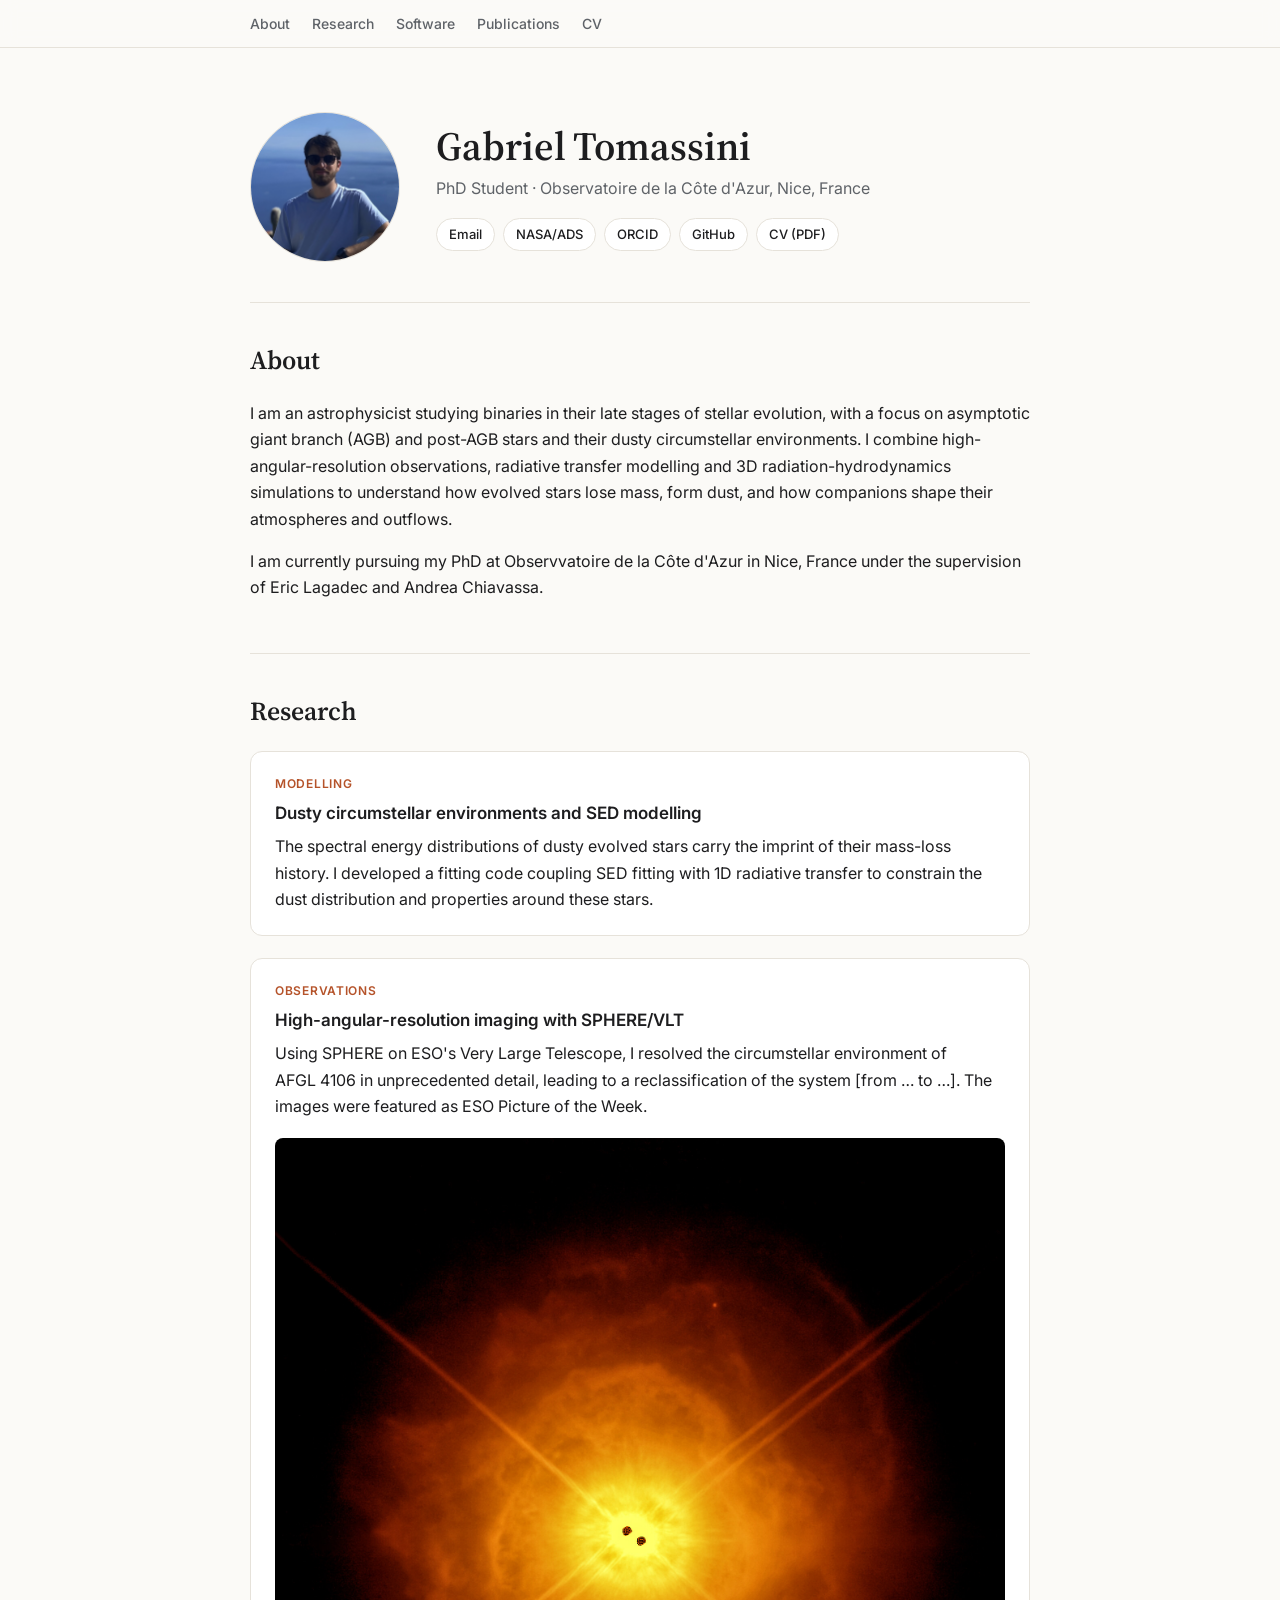
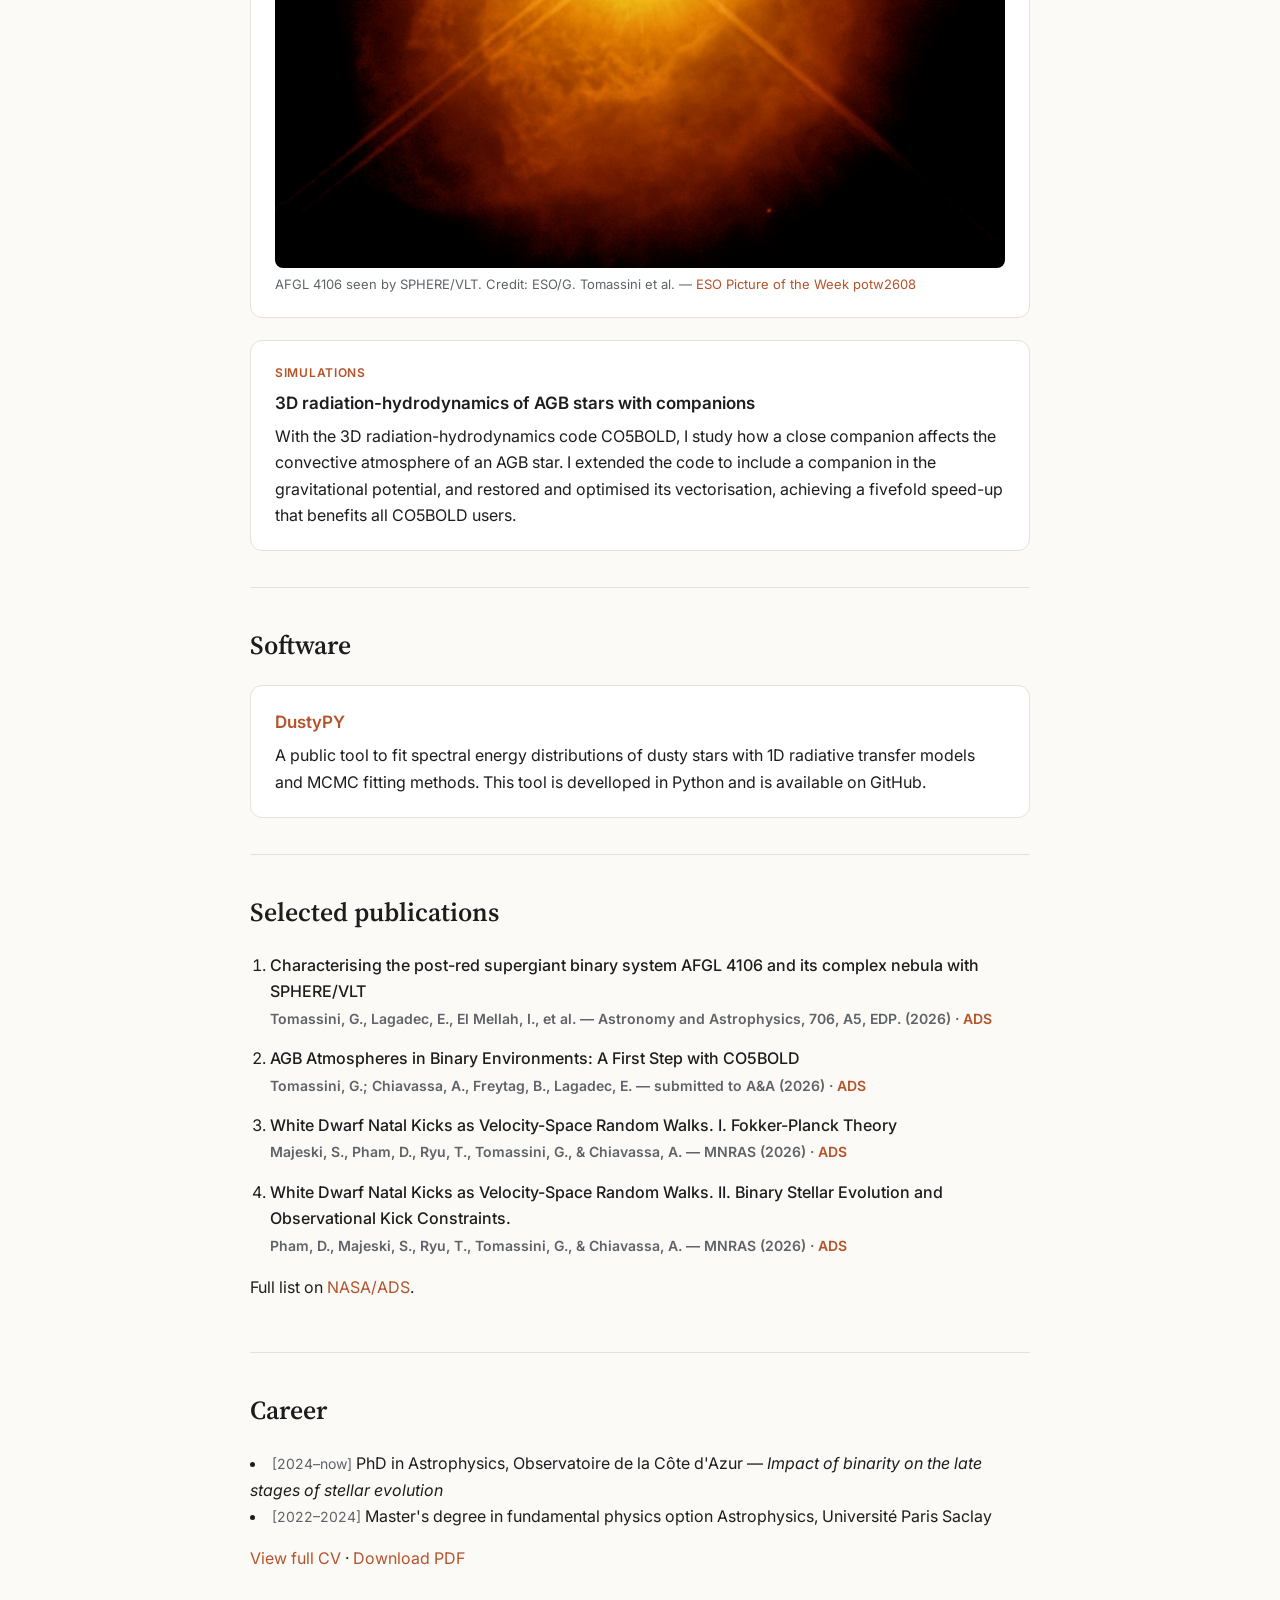
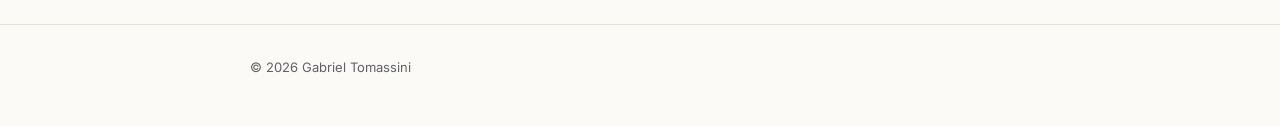
<file: index.html>
<!doctype html>
<html lang="en">
<head>
  <meta charset="utf-8">
  <meta name="viewport" content="width=device-width, initial-scale=1">
  <title>Gabriel Tomassini – Astrophysicist</title>
  <meta name="description" content="Gabriel Tomassini, astrophysicist working on evolved stars, circumstellar dust and 3D radiation-hydrodynamics simulations.">

  <link rel="icon" href="assets/img/favicon.png">

  <link rel="preconnect" href="https://fonts.googleapis.com">
  <link rel="preconnect" href="https://fonts.gstatic.com" crossorigin>
  <link href="https://fonts.googleapis.com/css2?family=Source+Serif+4:opsz,wght@8..60,400;8..60,600&family=Inter:wght@400;500;600&display=swap" rel="stylesheet">
  <link rel="stylesheet" href="assets/css/style.css">
</head>
<body>

  <nav class="site-nav">
    <div class="wrap">
      <a href="#about">About</a>
      <a href="#research">Research</a>
      <a href="#software">Software</a>
      <a href="#publications">Publications</a>
      <a href="#cv">CV</a>
    </div>
  </nav>

  <main class="wrap">

    <!-- ===================== HEADER ===================== -->
    <header class="hero">
      <img class="hero__photo" src="assets/img/photo.jpeg" alt="Gabriel Tomassini">
      <div>
        <h1>Gabriel Tomassini</h1>
        <p class="hero__role">PhD Student · Observatoire de la Côte d'Azur, Nice, France</p>
        <div class="pill-links">
          <a href="mailto:gabriel.tomassini@oca.eu">Email</a>
          <a href="https://scixplorer.org/search?p=1&q=orcid%3A0009-0003-6995-1840&sort=date+desc&d=astrophysics">NASA/ADS</a>
          <a href="https://orcid.org/0009-0003-6995-1840">ORCID</a>
          <a href="https://github.com/gtomass">GitHub</a>
          <a href="files/cv/CV_Tomassini.pdf">CV (PDF)</a>
        </div>
      </div>
    </header>

    <!-- ===================== ABOUT ===================== -->
    <section id="about">
      <h2>About</h2>
      <p>
        I am an astrophysicist studying binaries in their late stages of stellar evolution, with a focus on
        asymptotic giant branch (AGB) and post-AGB stars and their dusty circumstellar environments.
        I combine high-angular-resolution observations, radiative transfer modelling and
        3D radiation-hydrodynamics simulations to understand how evolved stars lose mass,
        form dust, and how companions shape their atmospheres and outflows.
      </p>
      <p>
        I am currently pursuing my PhD at Observvatoire de la Côte d'Azur in Nice, France under the supervision of Eric Lagadec and Andrea Chiavassa.
  
      </p>
    </section>

    <!-- ===================== RESEARCH ===================== -->
    <section id="research">
      <h2>Research</h2>
      <div class="card-grid">

        <article class="card">
          <div class="card__tag">Modelling</div>
          <h3>Dusty circumstellar environments and SED modelling</h3>
          <p>
            The spectral energy distributions of dusty evolved stars carry the imprint of their
            mass-loss history. I developed a fitting code coupling SED fitting with 1D radiative
            transfer to constrain the dust distribution and properties around these stars.
          </p>
        </article>

        <article class="card">
          <div class="card__tag">Observations</div>
          <h3>High-angular-resolution imaging with SPHERE/VLT</h3>
          <p>
            Using SPHERE on ESO's Very Large Telescope, I resolved the circumstellar environment
            of AFGL&nbsp;4106 in unprecedented detail, leading to a reclassification of the system
            [from … to …]. The images were featured as ESO Picture of the Week.
          </p>
          <figure>
            <img src="assets/img/potw2608a.jpg" alt="SPHERE/VLT image of AFGL 4106">
            <figcaption>
              AFGL&nbsp;4106 seen by SPHERE/VLT. Credit: ESO/G. Tomassini et al. —
              <a href="https://www.eso.org/public/images/potw2608a/">ESO Picture of the Week potw2608</a>
            </figcaption>
          </figure>
        </article>

        <article class="card">
          <div class="card__tag">Simulations</div>
          <h3>3D radiation-hydrodynamics of AGB stars with companions</h3>
          <p>
            With the 3D radiation-hydrodynamics code CO5BOLD, I study how a close companion
            affects the convective atmosphere of an AGB star. I extended the code to include a
            companion in the gravitational potential, and restored and optimised its vectorisation,
            achieving a fivefold speed-up that benefits all CO5BOLD users.
          </p>
        </article>

      </div>
    </section>

    <!-- ===================== SOFTWARE ===================== -->
    <section id="software">
      <h2>Software</h2>
      <article class="card">
        <h3><a href="https://github.com/gtomass/DustyPY">DustyPY</a></h3>
        <p>
          A public tool to fit spectral energy distributions of dusty stars with 1D radiative
          transfer models and MCMC fitting methods. This tool is develloped in Python and is available on GitHub.
        </p>
      </article>
    </section>

    <!-- ===================== PUBLICATIONS ===================== -->
    <section id="publications">
      <h2>Selected publications</h2>
      <ol class="pubs">
        <li>
          <span class="pubs__title">Characterising the post-red supergiant binary system AFGL 4106 and its complex nebula with SPHERE/VLT</span><br>
          <span class="pubs__meta"><span class="me">Tomassini, G., Lagadec, E., El Mellah, I., et al. — Astronomy and Astrophysics, 706, A5, EDP. (2026) · <a href="https://scixplorer.org/abs/2026A%26A...706A...5T/abstract">ADS</a></span>
        </li>
        <li>
          <span class="pubs__title">AGB Atmospheres in Binary Environments: A First Step with CO5BOLD</span><br>
          <span class="pubs__meta"><span class="me">Tomassini, G.; Chiavassa, A., Freytag, B., Lagadec, E. — submitted to A&A (2026) · <a href="https://doi.org/10.48550/arXiv.2611.17125">ADS</a></span>
        </li>
        <li>
          <span class="pubs__title">White Dwarf Natal Kicks as Velocity-Space Random Walks. I. Fokker-Planck Theory</span><br>
          <span class="pubs__meta"><span class="me">Majeski, S., Pham, D., Ryu, T., Tomassini, G., & Chiavassa, A.  — MNRAS (2026) · <a href="https://scixplorer.org/abs/2026arXiv260920940M/abstract">ADS</a></span>
        </li>
        <li>
          <span class="pubs__title">White Dwarf Natal Kicks as Velocity-Space Random Walks. II. Binary Stellar Evolution and Observational Kick Constraints.</span><br>
          <span class="pubs__meta"><span class="me">Pham, D., Majeski, S., Ryu, T., Tomassini, G., & Chiavassa, A.  — MNRAS (2026) · <a href="https://scixplorer.org/abs/2026arXiv260920941P/abstract">ADS</a></span>
        </li>
      </ol>
      <p class="note">Full list on <a href="https://scixplorer.org/search?p=1&q=orcid%3A0009-0003-6995-1840&sort=date+desc&d=astrophysics">NASA/ADS</a>.</p>
    </section>

    <!-- ===================== CV ===================== -->
    <section id="cv">
      <h2>Career</h2>
        <li><span class="timeline__when">[2024–now]</span><span> PhD in Astrophysics, Observatoire de la Côte d'Azur — <em>Impact of binarity on the late stages of stellar evolution</em></span></li>
        <li><span class="timeline__when">[2022–2024]</span><span> Master's degree in fundamental physics option Astrophysics, Université Paris Saclay</span></li>
      </ul>
      <p class="note"><a href="files/cv/">View full CV</a> · <a href="files/cv/CV_Tomassini.pdf">Download PDF</a></p>
    </section>

  </main>

  <footer class="site-footer">
    <div class="wrap">© 2026 Gabriel Tomassini</div>
  </footer>

</body>
</html>
</file>
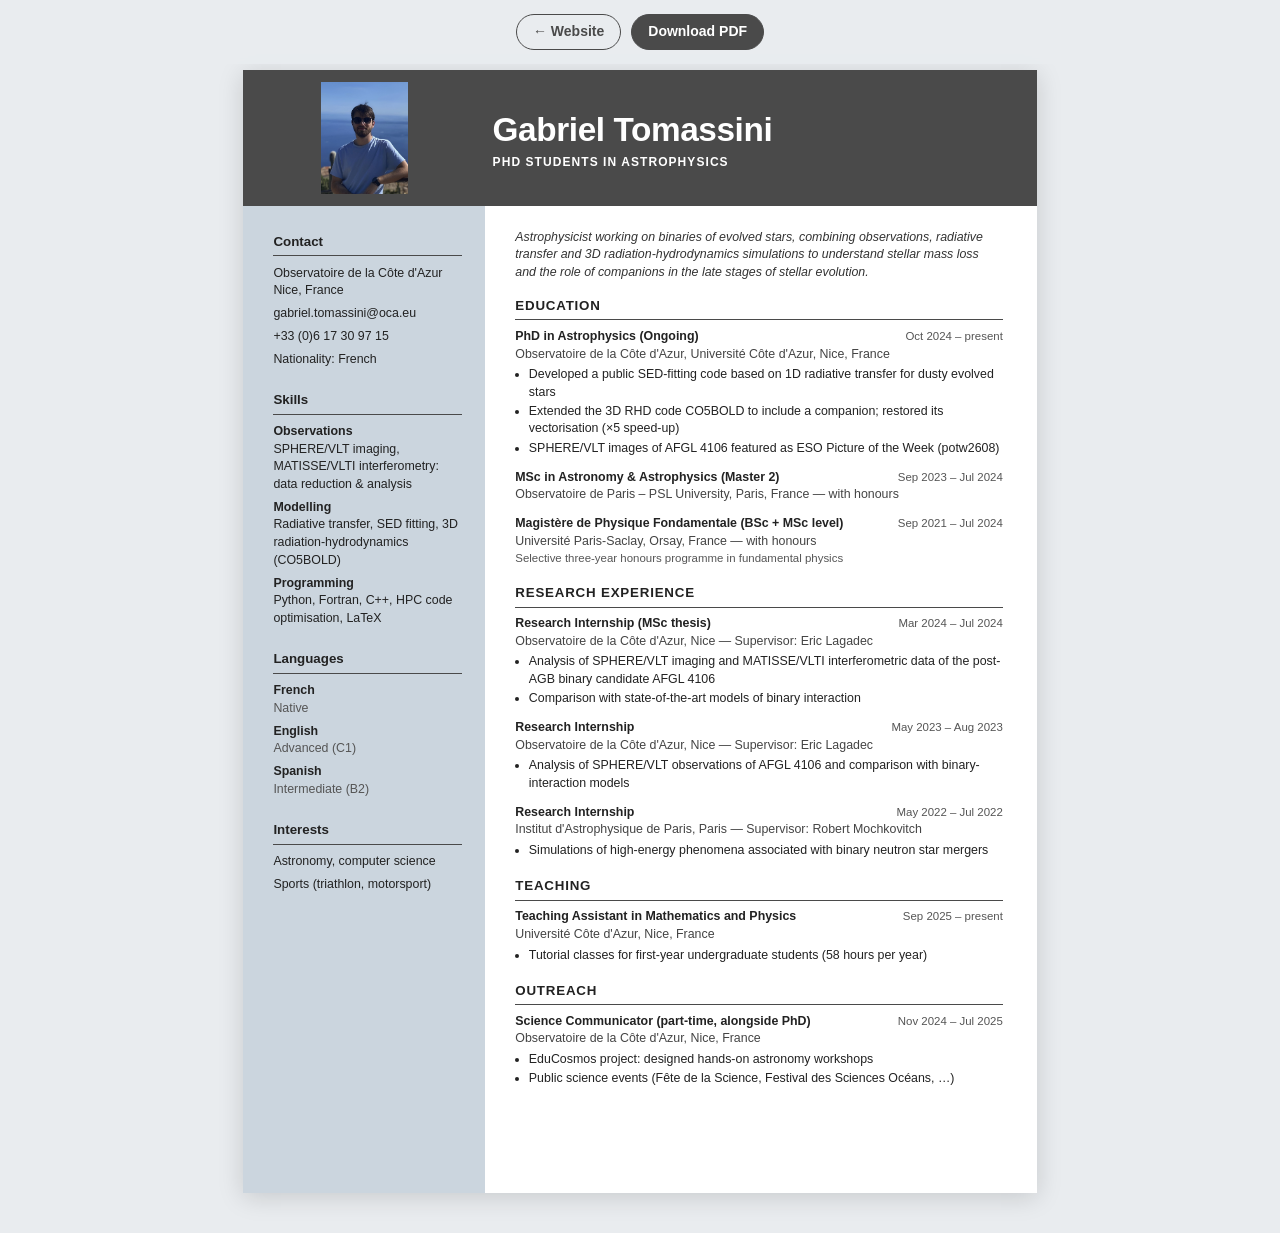
<file: files/cv/index.html>
<!doctype html>
<html lang="en">
<head>
<meta charset="utf-8">
<title>Gabriel Tomassini – CV</title>
<style>
  @page { size: A4; margin: 0; }
  * { box-sizing: border-box; }
  body {
    margin: 0;
    font-family: "Inter", sans-serif;
    font-size: 9.3pt;
    line-height: 1.42;
    color: #222;
  }
  .page {
    width: 210mm; height: 297mm;
    display: grid;
    grid-template-columns: 64mm 1fr;
    grid-template-rows: 36mm 1fr;
  }

  /* Header */
  .head-left, .head-right { background: #4a4a4a; color: #fff; }
  .head-left { display: flex; align-items: center; justify-content: center; }
  .head-left img { width: 23mm; height: 29.5mm; object-fit: cover; }
  .head-right { padding: 11mm 0 0 2mm; }
  .head-right h1 { margin: 0; font-size: 25pt; font-weight: 700; letter-spacing: -.3pt; line-height: 1.1; }
  .head-right .subtitle { margin-top: 1.5mm; font-size: 9pt; font-weight: 700; letter-spacing: .8pt; text-transform: uppercase; }

  /* Sidebar */
  .side { background: #cbd5de; padding: 7mm 6mm 6mm 8mm; }
  .side h2 {
    font-size: 10pt; font-weight: 700; margin: 0 0 2.2mm;
    padding-bottom: 1mm; border-bottom: 1.2pt solid #4a4a4a;
  }
  .side section + section { margin-top: 6mm; }
  .side ul { list-style: none; margin: 0; padding: 0; }
  .side li { margin-bottom: 1.4mm; }
  .side .lang b { display: block; }
  .side .lang span { color: #555; }
  .side .label { font-weight: 600; display: block; }
  .side .contact li { word-break: break-word; }

  /* Main */
  .main { padding: 6mm 9mm 6mm 8mm; }
  .profile { margin: 0 0 4mm; font-style: italic; color: #333; }
  .main h2 {
    font-size: 10pt; font-weight: 700; letter-spacing: .6pt; text-transform: uppercase;
    margin: 0 0 2mm; padding-bottom: 1mm; border-bottom: 1.2pt solid #4a4a4a;
  }
  .main section + section { margin-top: 4.6mm; }
  .entry { margin-bottom: 3mm; }
  .entry:last-child { margin-bottom: 0; }
  .row { display: flex; justify-content: space-between; gap: 3mm; }
  .title { font-weight: 700; }
  .date { color: #555; white-space: nowrap; font-size: 8.6pt; }
  .where { color: #444; }
  .note { color: #555; font-size: 8.6pt; }
  .entry ul { margin: .8mm 0 0; padding-left: 3.6mm; }
  .entry li { margin-bottom: .4mm; }
  @media screen {
  html { background: #e9ecef; }
  body { padding: 70px 0 40px; }
  .page { margin: 0 auto; background: #fff; box-shadow: 0 4px 24px rgba(0,0,0,.15); }
  .toolbar {
    position: fixed; top: 0; left: 0; right: 0; z-index: 10;
    display: flex; justify-content: center; gap: 10px; padding: 14px;
    background: rgba(233,236,239,.92); backdrop-filter: blur(6px);
    font-size: 14px;
  }
  .toolbar a {
    padding: 7px 16px; border-radius: 999px; text-decoration: none; font-weight: 600;
    color: #4a4a4a; border: 1px solid #4a4a4a;
  }
  .toolbar a.primary { background: #4a4a4a; color: #fff; }
}
@media screen and (max-width: 820px) {
  body { padding-top: 64px; }
  .page { zoom: calc(100vw / 210mm); }
}
@media print { .toolbar { display: none; } }
</style>
</head>
<body>
<nav class="toolbar">
  <a href="../../">← Website</a>
  <a class="primary" href="CV_Tomassini.pdf" download>Download PDF</a>
</nav>
<div class="page">

  <div class="head-left"><img src="../../assets/img/photo.jpeg" alt=""></div>
  <div class="head-right">
    <h1>Gabriel Tomassini</h1>
    <div class="subtitle">PhD Students in Astrophysics</div>
  </div>

  <aside class="side">
    <section>
      <h2>Contact</h2>
      <ul class="contact">
        <li>Observatoire de la Côte d'Azur<br>Nice, France</li>
        <li>gabriel.tomassini@oca.eu</li>
        <li>+33 (0)6 17 30 97 15</li>
        <li>Nationality: French</li>
      </ul>
    </section>

    <section>
      <h2>Skills</h2>
      <ul>
        <li><span class="label">Observations</span>SPHERE/VLT imaging, MATISSE/VLTI interferometry: data reduction &amp; analysis</li>
        <li><span class="label">Modelling</span>Radiative transfer, SED fitting, 3D radiation-hydrodynamics (CO5BOLD)</li>
        <li><span class="label">Programming</span>Python, Fortran, C++, HPC code optimisation, LaTeX</li>
      </ul>
    </section>

    <section>
      <h2>Languages</h2>
      <ul class="lang">
        <li><b>French</b><span>Native</span></li>
        <li><b>English</b><span>Advanced (C1)</span></li>
        <li><b>Spanish</b><span>Intermediate (B2)</span></li>
      </ul>
    </section>

    <section>
      <h2>Interests</h2>
      <ul>
        <li>Astronomy, computer science</li>
        <li>Sports (triathlon, motorsport)</li>
      </ul>
    </section>
  </aside>

  <main class="main">
    <p class="profile">Astrophysicist working on binaries of evolved stars, combining observations, radiative transfer and 3D radiation-hydrodynamics simulations to understand stellar mass loss and the role of companions in the late stages of stellar evolution.</p>

    <section>
      <h2>Education</h2>
      <div class="entry">
        <div class="row"><span class="title">PhD in Astrophysics (Ongoing)</span><span class="date">Oct 2024 – present</span></div>
        <div class="where">Observatoire de la Côte d'Azur, Université Côte d'Azur, Nice, France</div>
        <ul>
          <li>Developed a public SED-fitting code based on 1D radiative transfer for dusty evolved stars</li>
          <li>Extended the 3D RHD code CO5BOLD to include a companion; restored its vectorisation (×5 speed-up)</li>
          <li>SPHERE/VLT images of AFGL&nbsp;4106 featured as ESO Picture of the Week (potw2608)</li>
        </ul>
      </div>
      <div class="entry">
        <div class="row"><span class="title">MSc in Astronomy &amp; Astrophysics (Master 2)</span><span class="date">Sep 2023 – Jul 2024</span></div>
        <div class="where">Observatoire de Paris – PSL University, Paris, France — with honours</div>
      </div>
      <div class="entry">
        <div class="row"><span class="title">Magistère de Physique Fondamentale (BSc + MSc level)</span><span class="date">Sep 2021 – Jul 2024</span></div>
        <div class="where">Université Paris-Saclay, Orsay, France — with honours</div>
        <div class="note">Selective three-year honours programme in fundamental physics</div>
      </div>
    </section>

    <section>
      <h2>Research experience</h2>
      <div class="entry">
        <div class="row"><span class="title">Research Internship (MSc thesis)</span><span class="date">Mar 2024 – Jul 2024</span></div>
        <div class="where">Observatoire de la Côte d'Azur, Nice — Supervisor: Eric Lagadec</div>
        <ul>
          <li>Analysis of SPHERE/VLT imaging and MATISSE/VLTI interferometric data of the post-AGB binary candidate AFGL&nbsp;4106</li>
          <li>Comparison with state-of-the-art models of binary interaction</li>
        </ul>
      </div>
      <div class="entry">
        <div class="row"><span class="title">Research Internship</span><span class="date">May 2023 – Aug 2023</span></div>
        <div class="where">Observatoire de la Côte d'Azur, Nice — Supervisor: Eric Lagadec</div>
        <ul>
          <li>Analysis of SPHERE/VLT observations of AFGL&nbsp;4106 and comparison with binary-interaction models</li>
        </ul>
      </div>
      <div class="entry">
        <div class="row"><span class="title">Research Internship</span><span class="date">May 2022 – Jul 2022</span></div>
        <div class="where">Institut d'Astrophysique de Paris, Paris — Supervisor: Robert Mochkovitch</div>
        <ul>
          <li>Simulations of high-energy phenomena associated with binary neutron star mergers</li>
        </ul>
      </div>
    </section>

    <section>
      <h2>Teaching</h2>
      <div class="entry">
        <div class="row"><span class="title">Teaching Assistant in Mathematics and Physics</span><span class="date">Sep 2025 – present</span></div>
        <div class="where">Université Côte d'Azur, Nice, France</div>
        <ul>
          <li>Tutorial classes for first-year undergraduate students (58 hours per year)</li>
        </ul>
      </div>
    </section>

    <section>
      <h2>Outreach</h2>
      <div class="entry">
        <div class="row"><span class="title">Science Communicator (part-time, alongside PhD)</span><span class="date">Nov 2024 – Jul 2025</span></div>
        <div class="where">Observatoire de la Côte d'Azur, Nice, France</div>
        <ul>
          <li>EduCosmos project: designed hands-on astronomy workshops</li>
          <li>Public science events (Fête de la Science, Festival des Sciences Océans, …)</li>
        </ul>
      </div>
    </section>
  </main>

</div>
</body>
</html>
</file>
<file: assets/css/style.css>
/* ==========================================================================
   Academic website – main stylesheet
   ========================================================================== */

/* ---------- Colour tokens (light / dark) ---------- */
:root {
  --bg: #fbfaf7;
  --surface: #ffffff;
  --text: #1d1d1f;
  --muted: #5f6368;
  --accent: #b5532a;
  --border: #e6e2da;

  --font-sans: "Inter", system-ui, -apple-system, sans-serif;
  --font-serif: "Source Serif 4", Georgia, serif;
  --max-width: 820px;
}

@media (prefers-color-scheme: dark) {
  :root {
    --bg: #121417;
    --surface: #1a1d21;
    --text: #e8e6e3;
    --muted: #9aa0a6;
    --accent: #e8875a;
    --border: #2b2f35;
  }
}

/* ---------- Base ---------- */
* { box-sizing: border-box; }

html { scroll-behavior: smooth; scroll-padding-top: 60px; }

body {
  margin: 0;
  background: var(--bg);
  color: var(--text);
  font: 16px/1.65 var(--font-sans);
}

a { color: var(--accent); text-decoration: none; }
a:hover { text-decoration: underline; }

img { max-width: 100%; }

.wrap {
  max-width: var(--max-width);
  margin: 0 auto;
  padding: 0 20px;
}

/* ---------- Navigation ---------- */
.site-nav {
  position: sticky;
  top: 0;
  z-index: 10;
  background: color-mix(in srgb, var(--bg) 88%, transparent);
  backdrop-filter: blur(8px);
  border-bottom: 1px solid var(--border);
}
.site-nav .wrap {
  display: flex;
  gap: 22px;
  padding-top: 12px;
  padding-bottom: 12px;
  overflow-x: auto;
}
.site-nav a {
  color: var(--muted);
  font-size: 14px;
  font-weight: 500;
  white-space: nowrap;
}
.site-nav a:hover { color: var(--text); text-decoration: none; }

/* ---------- Header / hero ---------- */
.hero {
  padding: 64px 0 40px;
  display: flex;
  gap: 36px;
  align-items: center;
}
.hero__photo {
  width: 150px;
  height: 150px;
  flex-shrink: 0;
  border-radius: 50%;
  object-fit: cover;
  border: 1px solid var(--border);
  background: var(--surface);
}
.hero h1 {
  font-family: var(--font-serif);
  font-size: 40px;
  font-weight: 600;
  line-height: 1.15;
  margin: 0 0 6px;
}
.hero__role { color: var(--muted); margin: 0 0 16px; }

.pill-links { display: flex; flex-wrap: wrap; gap: 8px; }
.pill-links a {
  font-size: 13px;
  font-weight: 500;
  padding: 5px 12px;
  border: 1px solid var(--border);
  border-radius: 999px;
  color: var(--text);
  background: var(--surface);
}
.pill-links a:hover {
  border-color: var(--accent);
  color: var(--accent);
  text-decoration: none;
}

/* ---------- Sections ---------- */
section { padding: 36px 0; border-top: 1px solid var(--border); }

h2 {
  font-family: var(--font-serif);
  font-size: 26px;
  font-weight: 600;
  margin: 0 0 18px;
}
h3 { font-size: 17px; font-weight: 600; margin: 0 0 6px; }

.note { margin-top: 16px; }

/* ---------- Cards ---------- */
.card-grid { display: grid; gap: 22px; }

.card {
  background: var(--surface);
  border: 1px solid var(--border);
  border-radius: 12px;
  padding: 22px 24px;
}
.card p { margin: 0; }
.card__tag {
  font-size: 12px;
  font-weight: 600;
  letter-spacing: .06em;
  text-transform: uppercase;
  color: var(--accent);
  margin-bottom: 6px;
}

figure { margin: 18px 0 0; }
figure img { width: 100%; border-radius: 8px; display: block; }
figcaption { font-size: 13px; color: var(--muted); margin-top: 6px; }

/* ---------- Publications ---------- */
.pubs { padding-left: 20px; margin: 0; }
.pubs li { margin-bottom: 14px; }
.pubs__title { font-weight: 500; }
.pubs__meta { color: var(--muted); font-size: 14px; }
.me { font-weight: 600; }

/* ---------- Timeline ---------- */
.timeline { list-style: none; padding: 0; margin: 0; }
.timeline li {
  display: grid;
  grid-template-columns: 120px 1fr;
  gap: 16px;
  margin-bottom: 12px;
}
.timeline__when { color: var(--muted); font-size: 14px; }

/* ---------- Footer ---------- */
.site-footer {
  padding: 32px 0 48px;
  color: var(--muted);
  font-size: 13px;
  border-top: 1px solid var(--border);
}

/* ---------- Mobile ---------- */
@media (max-width: 600px) {
  .hero {
    flex-direction: column;
    align-items: flex-start;
    padding-top: 40px;
    gap: 20px;
  }
  .hero h1 { font-size: 32px; }
  .hero__photo { width: 120px; height: 120px; }
  .timeline li { grid-template-columns: 1fr; gap: 0; }
}
</file>
